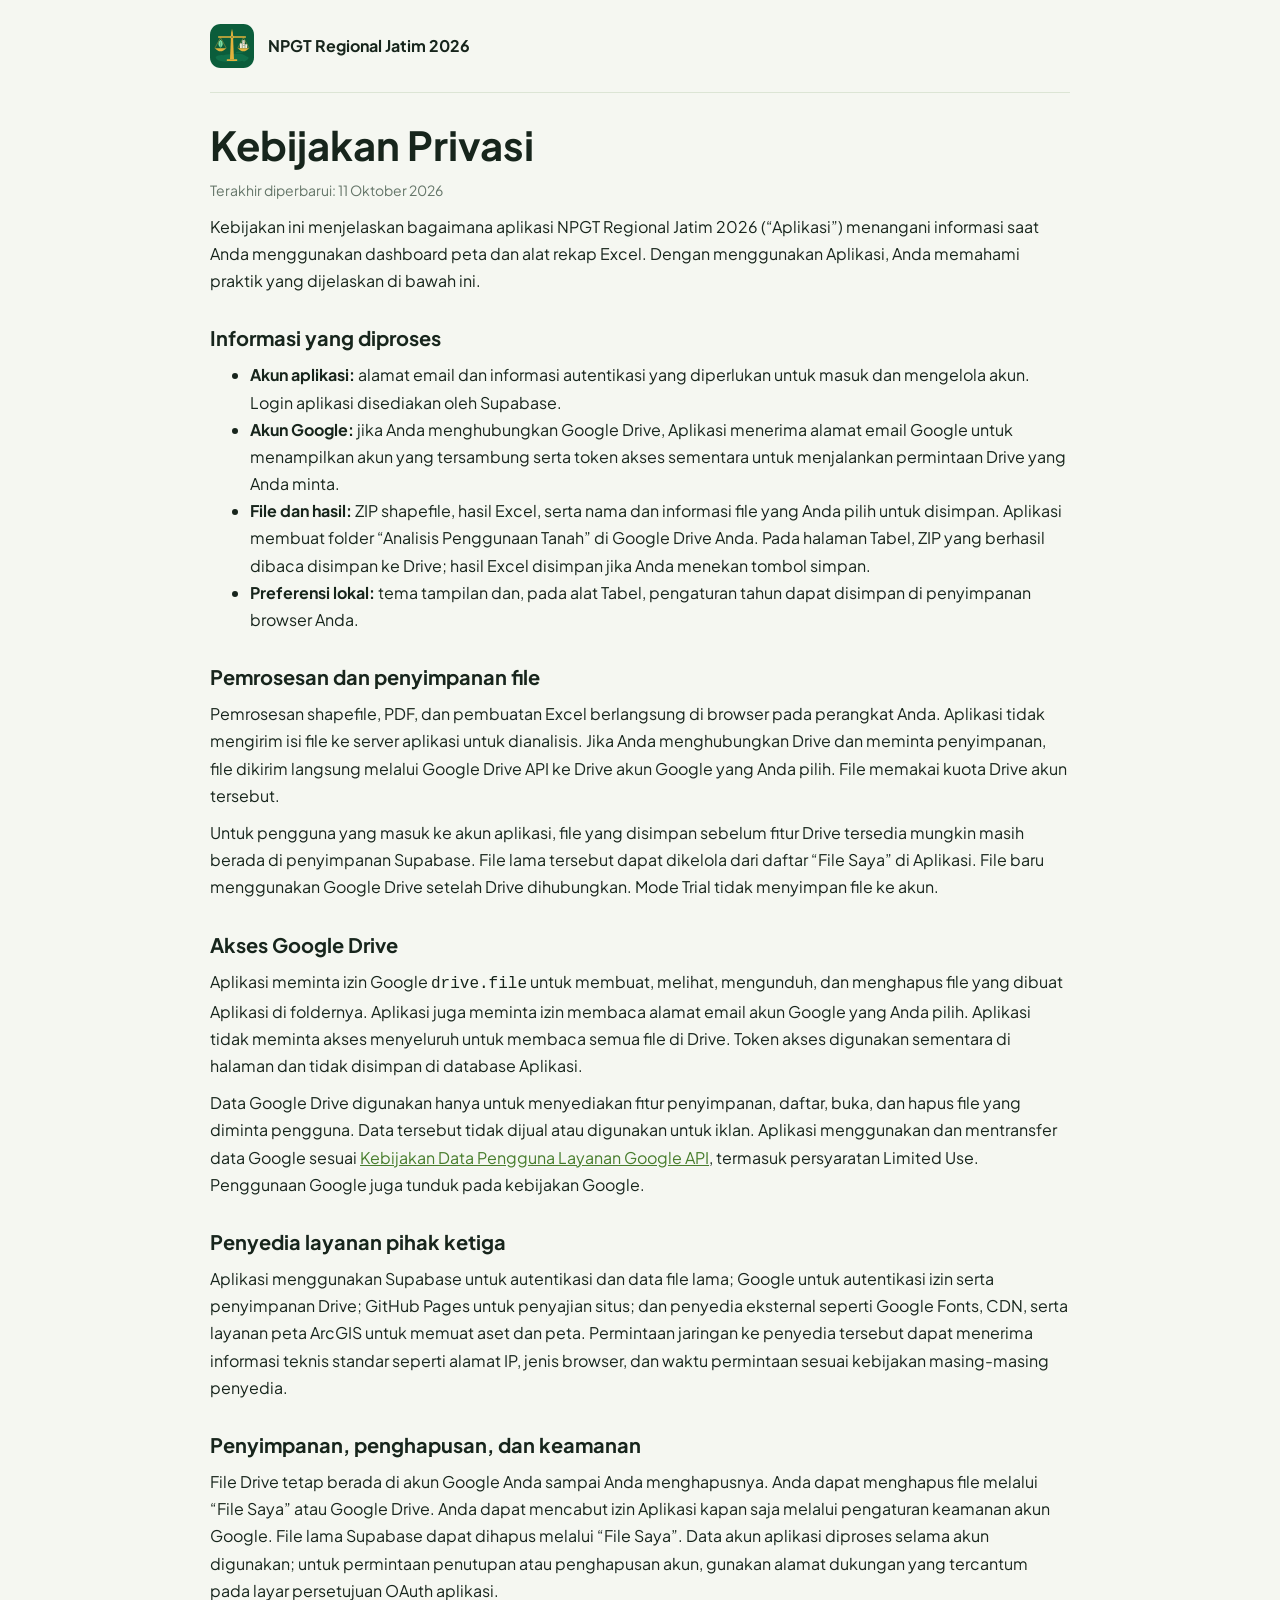
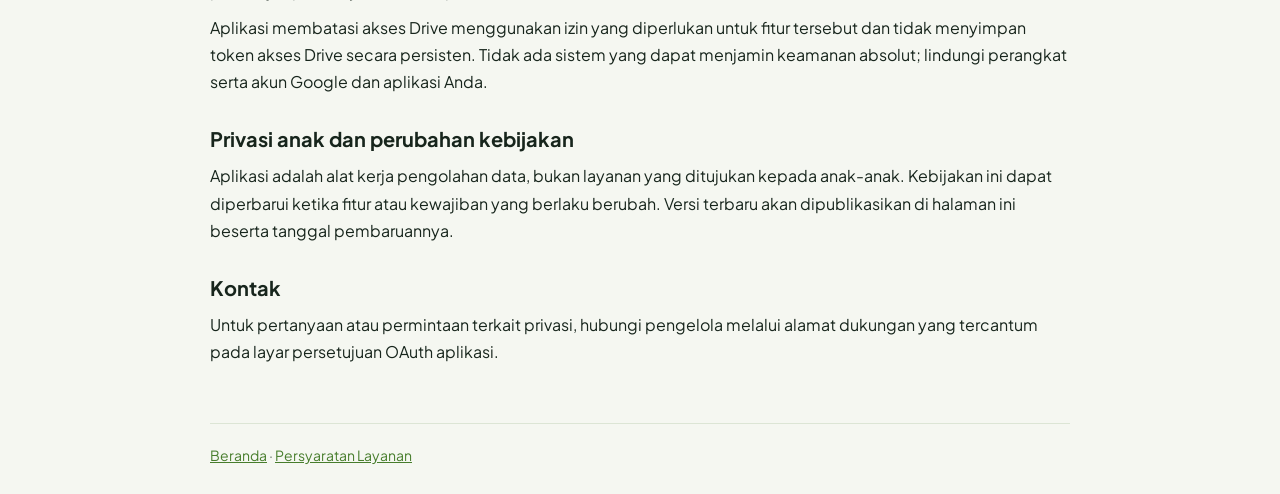
<file: privacy.html>
<!DOCTYPE html>
<html lang="id">
<head>
  <meta charset="UTF-8">
  <meta name="viewport" content="width=device-width, initial-scale=1">
  <meta name="description" content="Kebijakan Privasi NPGT Regional Jatim 2026.">
  <title>Kebijakan Privasi | NPGT Regional Jatim 2026</title>
  <link rel="preconnect" href="https://fonts.googleapis.com">
  <link rel="preconnect" href="https://fonts.gstatic.com" crossorigin>
  <link href="https://fonts.googleapis.com/css2?family=Plus+Jakarta+Sans:wght@400;500;600;700&display=swap" rel="stylesheet">
  <script>
    try { document.documentElement.dataset.theme = localStorage.theme || (matchMedia("(prefers-color-scheme:dark)").matches ? "dark" : "light") }
    catch (e) { document.documentElement.dataset.theme = "light" }
  </script>
  <link rel="stylesheet" href="legal.css">
</head>
<body>
  <header>
    <a class="brand-link" href="index.html" aria-label="Kembali ke halaman utama"><img class="brand-logo" src="assets/logo-npgt-regional-2026-jawa-timur.svg" alt="NPGT Regional 2026 Jawa Timur"></a>
    <span class="brand-title">NPGT Regional Jatim 2026</span>
  </header>
  <main>
    <h1>Kebijakan Privasi</h1>
    <p class="updated">Terakhir diperbarui: 11 Oktober 2026</p>
    <p>Kebijakan ini menjelaskan bagaimana aplikasi NPGT Regional Jatim 2026 (“Aplikasi”) menangani informasi saat Anda menggunakan dashboard peta dan alat rekap Excel. Dengan menggunakan Aplikasi, Anda memahami praktik yang dijelaskan di bawah ini.</p>

    <h2>Informasi yang diproses</h2>
    <ul>
      <li><strong>Akun aplikasi:</strong> alamat email dan informasi autentikasi yang diperlukan untuk masuk dan mengelola akun. Login aplikasi disediakan oleh Supabase.</li>
      <li><strong>Akun Google:</strong> jika Anda menghubungkan Google Drive, Aplikasi menerima alamat email Google untuk menampilkan akun yang tersambung serta token akses sementara untuk menjalankan permintaan Drive yang Anda minta.</li>
      <li><strong>File dan hasil:</strong> ZIP shapefile, hasil Excel, serta nama dan informasi file yang Anda pilih untuk disimpan. Aplikasi membuat folder “Analisis Penggunaan Tanah” di Google Drive Anda. Pada halaman Tabel, ZIP yang berhasil dibaca disimpan ke Drive; hasil Excel disimpan jika Anda menekan tombol simpan.</li>
      <li><strong>Preferensi lokal:</strong> tema tampilan dan, pada alat Tabel, pengaturan tahun dapat disimpan di penyimpanan browser Anda.</li>
    </ul>

    <h2>Pemrosesan dan penyimpanan file</h2>
    <p>Pemrosesan shapefile, PDF, dan pembuatan Excel berlangsung di browser pada perangkat Anda. Aplikasi tidak mengirim isi file ke server aplikasi untuk dianalisis. Jika Anda menghubungkan Drive dan meminta penyimpanan, file dikirim langsung melalui Google Drive API ke Drive akun Google yang Anda pilih. File memakai kuota Drive akun tersebut.</p>
    <p>Untuk pengguna yang masuk ke akun aplikasi, file yang disimpan sebelum fitur Drive tersedia mungkin masih berada di penyimpanan Supabase. File lama tersebut dapat dikelola dari daftar “File Saya” di Aplikasi. File baru menggunakan Google Drive setelah Drive dihubungkan. Mode Trial tidak menyimpan file ke akun.</p>

    <h2>Akses Google Drive</h2>
    <p>Aplikasi meminta izin Google <code>drive.file</code> untuk membuat, melihat, mengunduh, dan menghapus file yang dibuat Aplikasi di foldernya. Aplikasi juga meminta izin membaca alamat email akun Google yang Anda pilih. Aplikasi tidak meminta akses menyeluruh untuk membaca semua file di Drive. Token akses digunakan sementara di halaman dan tidak disimpan di database Aplikasi.</p>
    <p>Data Google Drive digunakan hanya untuk menyediakan fitur penyimpanan, daftar, buka, dan hapus file yang diminta pengguna. Data tersebut tidak dijual atau digunakan untuk iklan. Aplikasi menggunakan dan mentransfer data Google sesuai <a href="https://developers.google.com/terms/api-services-user-data-policy" target="_blank" rel="noopener noreferrer">Kebijakan Data Pengguna Layanan Google API</a>, termasuk persyaratan Limited Use. Penggunaan Google juga tunduk pada kebijakan Google.</p>

    <h2>Penyedia layanan pihak ketiga</h2>
    <p>Aplikasi menggunakan Supabase untuk autentikasi dan data file lama; Google untuk autentikasi izin serta penyimpanan Drive; GitHub Pages untuk penyajian situs; dan penyedia eksternal seperti Google Fonts, CDN, serta layanan peta ArcGIS untuk memuat aset dan peta. Permintaan jaringan ke penyedia tersebut dapat menerima informasi teknis standar seperti alamat IP, jenis browser, dan waktu permintaan sesuai kebijakan masing-masing penyedia.</p>

    <h2>Penyimpanan, penghapusan, dan keamanan</h2>
    <p>File Drive tetap berada di akun Google Anda sampai Anda menghapusnya. Anda dapat menghapus file melalui “File Saya” atau Google Drive. Anda dapat mencabut izin Aplikasi kapan saja melalui pengaturan keamanan akun Google. File lama Supabase dapat dihapus melalui “File Saya”. Data akun aplikasi diproses selama akun digunakan; untuk permintaan penutupan atau penghapusan akun, gunakan alamat dukungan yang tercantum pada layar persetujuan OAuth aplikasi.</p>
    <p>Aplikasi membatasi akses Drive menggunakan izin yang diperlukan untuk fitur tersebut dan tidak menyimpan token akses Drive secara persisten. Tidak ada sistem yang dapat menjamin keamanan absolut; lindungi perangkat serta akun Google dan aplikasi Anda.</p>

    <h2>Privasi anak dan perubahan kebijakan</h2>
    <p>Aplikasi adalah alat kerja pengolahan data, bukan layanan yang ditujukan kepada anak-anak. Kebijakan ini dapat diperbarui ketika fitur atau kewajiban yang berlaku berubah. Versi terbaru akan dipublikasikan di halaman ini beserta tanggal pembaruannya.</p>

    <h2>Kontak</h2>
    <p>Untuk pertanyaan atau permintaan terkait privasi, hubungi pengelola melalui alamat dukungan yang tercantum pada layar persetujuan OAuth aplikasi.</p>
  </main>
  <footer><a href="index.html">Beranda</a> · <a href="terms-of-service.html">Persyaratan Layanan</a></footer>
</body>
</html>
</file>
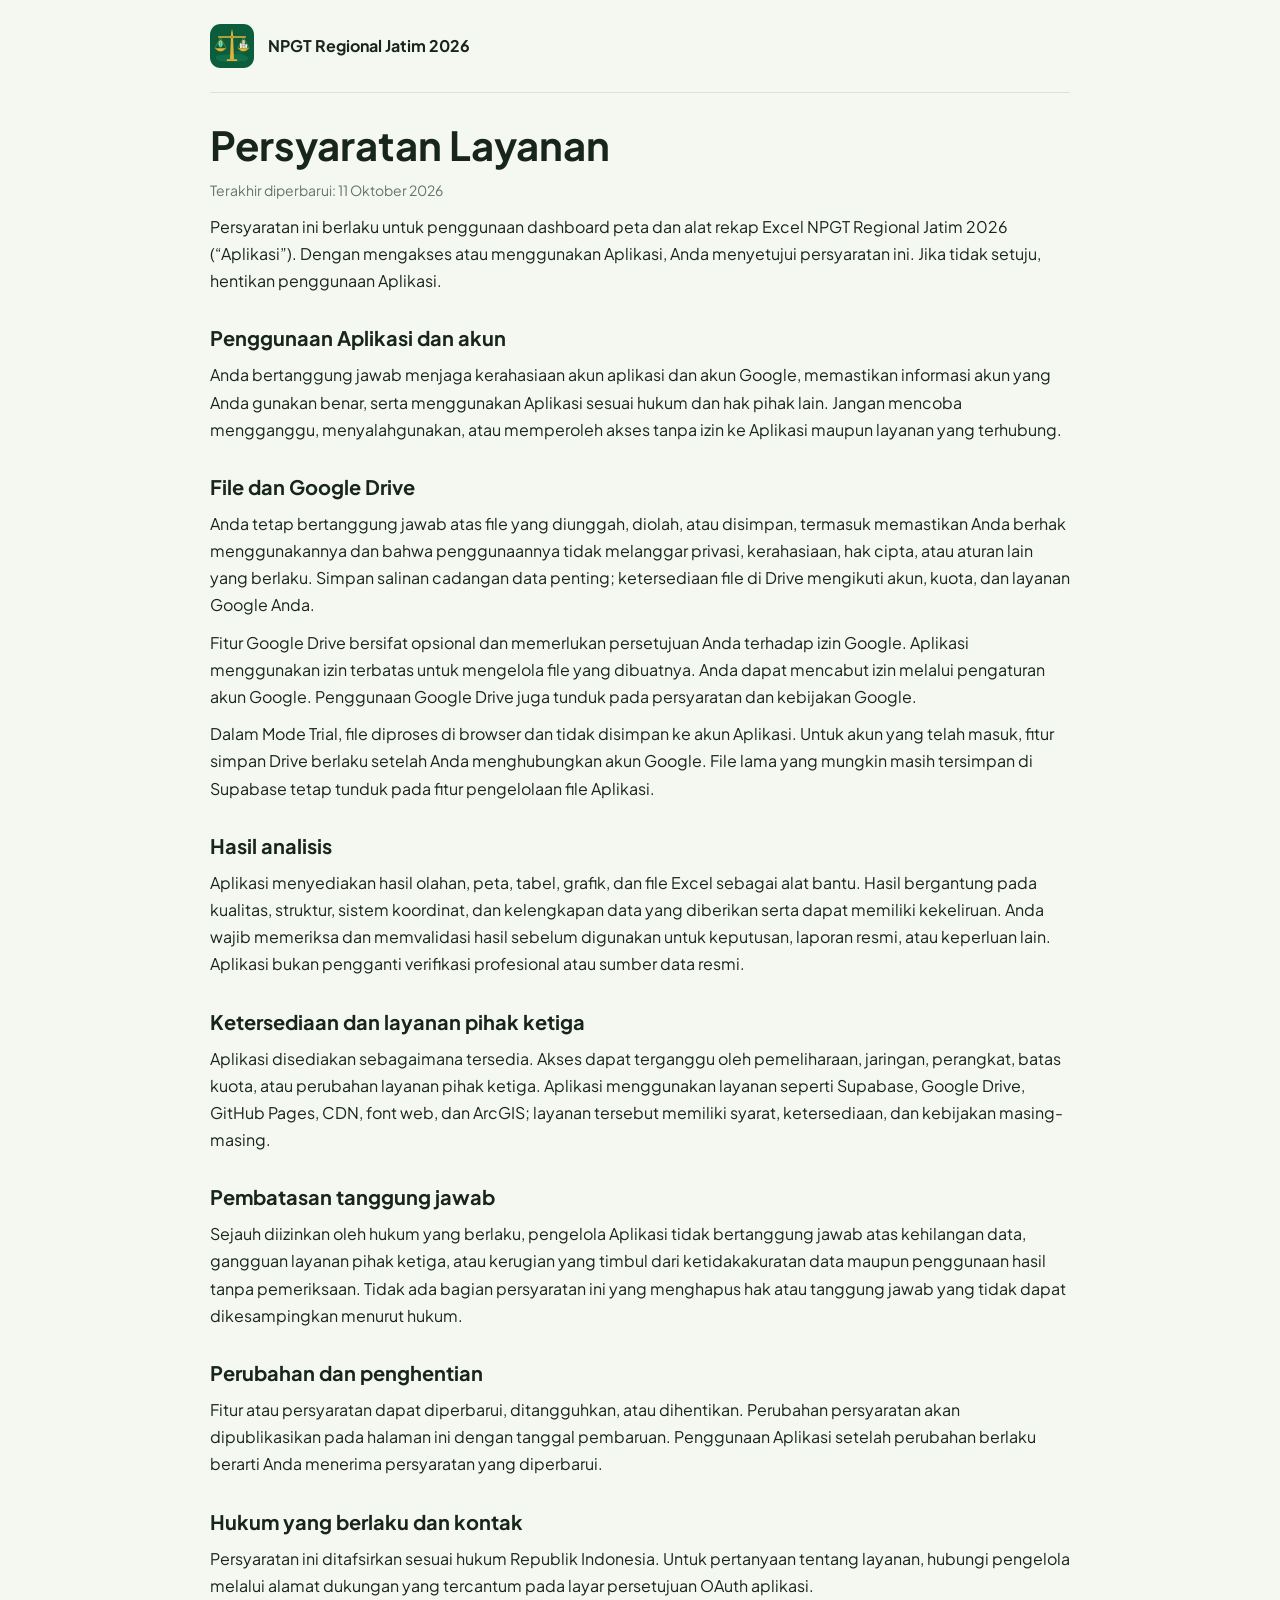
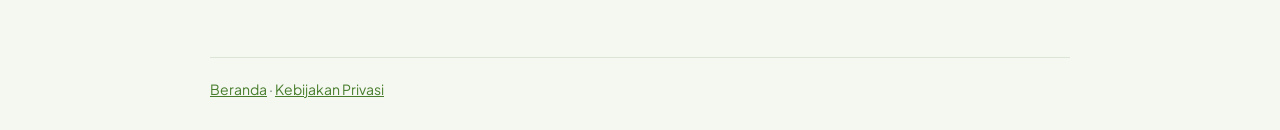
<file: terms-of-service.html>
<!DOCTYPE html>
<html lang="id">
<head>
  <meta charset="UTF-8">
  <meta name="viewport" content="width=device-width, initial-scale=1">
  <meta name="description" content="Persyaratan Layanan NPGT Regional Jatim 2026.">
  <title>Persyaratan Layanan | NPGT Regional Jatim 2026</title>
  <link rel="preconnect" href="https://fonts.googleapis.com">
  <link rel="preconnect" href="https://fonts.gstatic.com" crossorigin>
  <link href="https://fonts.googleapis.com/css2?family=Plus+Jakarta+Sans:wght@400;500;600;700&display=swap" rel="stylesheet">
  <script>
    try { document.documentElement.dataset.theme = localStorage.theme || (matchMedia("(prefers-color-scheme:dark)").matches ? "dark" : "light") }
    catch (e) { document.documentElement.dataset.theme = "light" }
  </script>
  <link rel="stylesheet" href="legal.css">
</head>
<body>
  <header>
    <a class="brand-link" href="index.html" aria-label="Kembali ke halaman utama"><img class="brand-logo" src="assets/logo-npgt-regional-2026-jawa-timur.svg" alt="NPGT Regional 2026 Jawa Timur"></a>
    <span class="brand-title">NPGT Regional Jatim 2026</span>
  </header>
  <main>
    <h1>Persyaratan Layanan</h1>
    <p class="updated">Terakhir diperbarui: 11 Oktober 2026</p>
    <p>Persyaratan ini berlaku untuk penggunaan dashboard peta dan alat rekap Excel NPGT Regional Jatim 2026 (“Aplikasi”). Dengan mengakses atau menggunakan Aplikasi, Anda menyetujui persyaratan ini. Jika tidak setuju, hentikan penggunaan Aplikasi.</p>

    <h2>Penggunaan Aplikasi dan akun</h2>
    <p>Anda bertanggung jawab menjaga kerahasiaan akun aplikasi dan akun Google, memastikan informasi akun yang Anda gunakan benar, serta menggunakan Aplikasi sesuai hukum dan hak pihak lain. Jangan mencoba mengganggu, menyalahgunakan, atau memperoleh akses tanpa izin ke Aplikasi maupun layanan yang terhubung.</p>

    <h2>File dan Google Drive</h2>
    <p>Anda tetap bertanggung jawab atas file yang diunggah, diolah, atau disimpan, termasuk memastikan Anda berhak menggunakannya dan bahwa penggunaannya tidak melanggar privasi, kerahasiaan, hak cipta, atau aturan lain yang berlaku. Simpan salinan cadangan data penting; ketersediaan file di Drive mengikuti akun, kuota, dan layanan Google Anda.</p>
    <p>Fitur Google Drive bersifat opsional dan memerlukan persetujuan Anda terhadap izin Google. Aplikasi menggunakan izin terbatas untuk mengelola file yang dibuatnya. Anda dapat mencabut izin melalui pengaturan akun Google. Penggunaan Google Drive juga tunduk pada persyaratan dan kebijakan Google.</p>
    <p>Dalam Mode Trial, file diproses di browser dan tidak disimpan ke akun Aplikasi. Untuk akun yang telah masuk, fitur simpan Drive berlaku setelah Anda menghubungkan akun Google. File lama yang mungkin masih tersimpan di Supabase tetap tunduk pada fitur pengelolaan file Aplikasi.</p>

    <h2>Hasil analisis</h2>
    <p>Aplikasi menyediakan hasil olahan, peta, tabel, grafik, dan file Excel sebagai alat bantu. Hasil bergantung pada kualitas, struktur, sistem koordinat, dan kelengkapan data yang diberikan serta dapat memiliki kekeliruan. Anda wajib memeriksa dan memvalidasi hasil sebelum digunakan untuk keputusan, laporan resmi, atau keperluan lain. Aplikasi bukan pengganti verifikasi profesional atau sumber data resmi.</p>

    <h2>Ketersediaan dan layanan pihak ketiga</h2>
    <p>Aplikasi disediakan sebagaimana tersedia. Akses dapat terganggu oleh pemeliharaan, jaringan, perangkat, batas kuota, atau perubahan layanan pihak ketiga. Aplikasi menggunakan layanan seperti Supabase, Google Drive, GitHub Pages, CDN, font web, dan ArcGIS; layanan tersebut memiliki syarat, ketersediaan, dan kebijakan masing-masing.</p>

    <h2>Pembatasan tanggung jawab</h2>
    <p>Sejauh diizinkan oleh hukum yang berlaku, pengelola Aplikasi tidak bertanggung jawab atas kehilangan data, gangguan layanan pihak ketiga, atau kerugian yang timbul dari ketidakakuratan data maupun penggunaan hasil tanpa pemeriksaan. Tidak ada bagian persyaratan ini yang menghapus hak atau tanggung jawab yang tidak dapat dikesampingkan menurut hukum.</p>

    <h2>Perubahan dan penghentian</h2>
    <p>Fitur atau persyaratan dapat diperbarui, ditangguhkan, atau dihentikan. Perubahan persyaratan akan dipublikasikan pada halaman ini dengan tanggal pembaruan. Penggunaan Aplikasi setelah perubahan berlaku berarti Anda menerima persyaratan yang diperbarui.</p>

    <h2>Hukum yang berlaku dan kontak</h2>
    <p>Persyaratan ini ditafsirkan sesuai hukum Republik Indonesia. Untuk pertanyaan tentang layanan, hubungi pengelola melalui alamat dukungan yang tercantum pada layar persetujuan OAuth aplikasi.</p>
  </main>
  <footer><a href="index.html">Beranda</a> · <a href="privacy.html">Kebijakan Privasi</a></footer>
</body>
</html>
</file>
<file: legal.css>
:root{color-scheme:light;--bg:#f5f7f1;--card:#fff;--bd:#dce5d5;--tx:#17251c;--mu:#647568;--ac:#477d2c}
:root[data-theme=dark]{color-scheme:dark;--bg:#091311;--card:#101d19;--bd:#263a32;--tx:#eef5ef;--mu:#9bad9f;--ac:#a5d66f}
*{box-sizing:border-box}
body{margin:0;min-height:100vh;background:var(--bg);color:var(--tx);font:16px/1.7 "Plus Jakarta Sans",system-ui,Segoe UI,Arial,sans-serif}
header,main,footer{width:min(860px,100% - 40px);margin-inline:auto}
header{display:flex;align-items:center;gap:14px;padding:24px 0;border-bottom:1px solid var(--bd)}
.brand-link{display:inline-flex;flex:none;border-radius:8px}
.brand-link:focus-visible,a:focus-visible{outline:2px solid var(--ac);outline-offset:3px}
.brand-logo{display:block;width:44px;height:44px;object-fit:contain}
.brand-title{font-weight:700}
main{padding:28px 0 48px}
h1{font-size:clamp(28px,5vw,40px);line-height:1.2;margin:0 0 8px}
h2{font-size:20px;line-height:1.35;margin:30px 0 8px}
p,ul{margin:10px 0}
.updated{color:var(--mu);font-size:14px}
a{color:var(--ac)}
footer{border-top:1px solid var(--bd);padding:20px 0 28px;color:var(--mu);font-size:14px}
@media(max-width:520px){header,main,footer{width:min(100% - 28px,860px)}}
</file>
